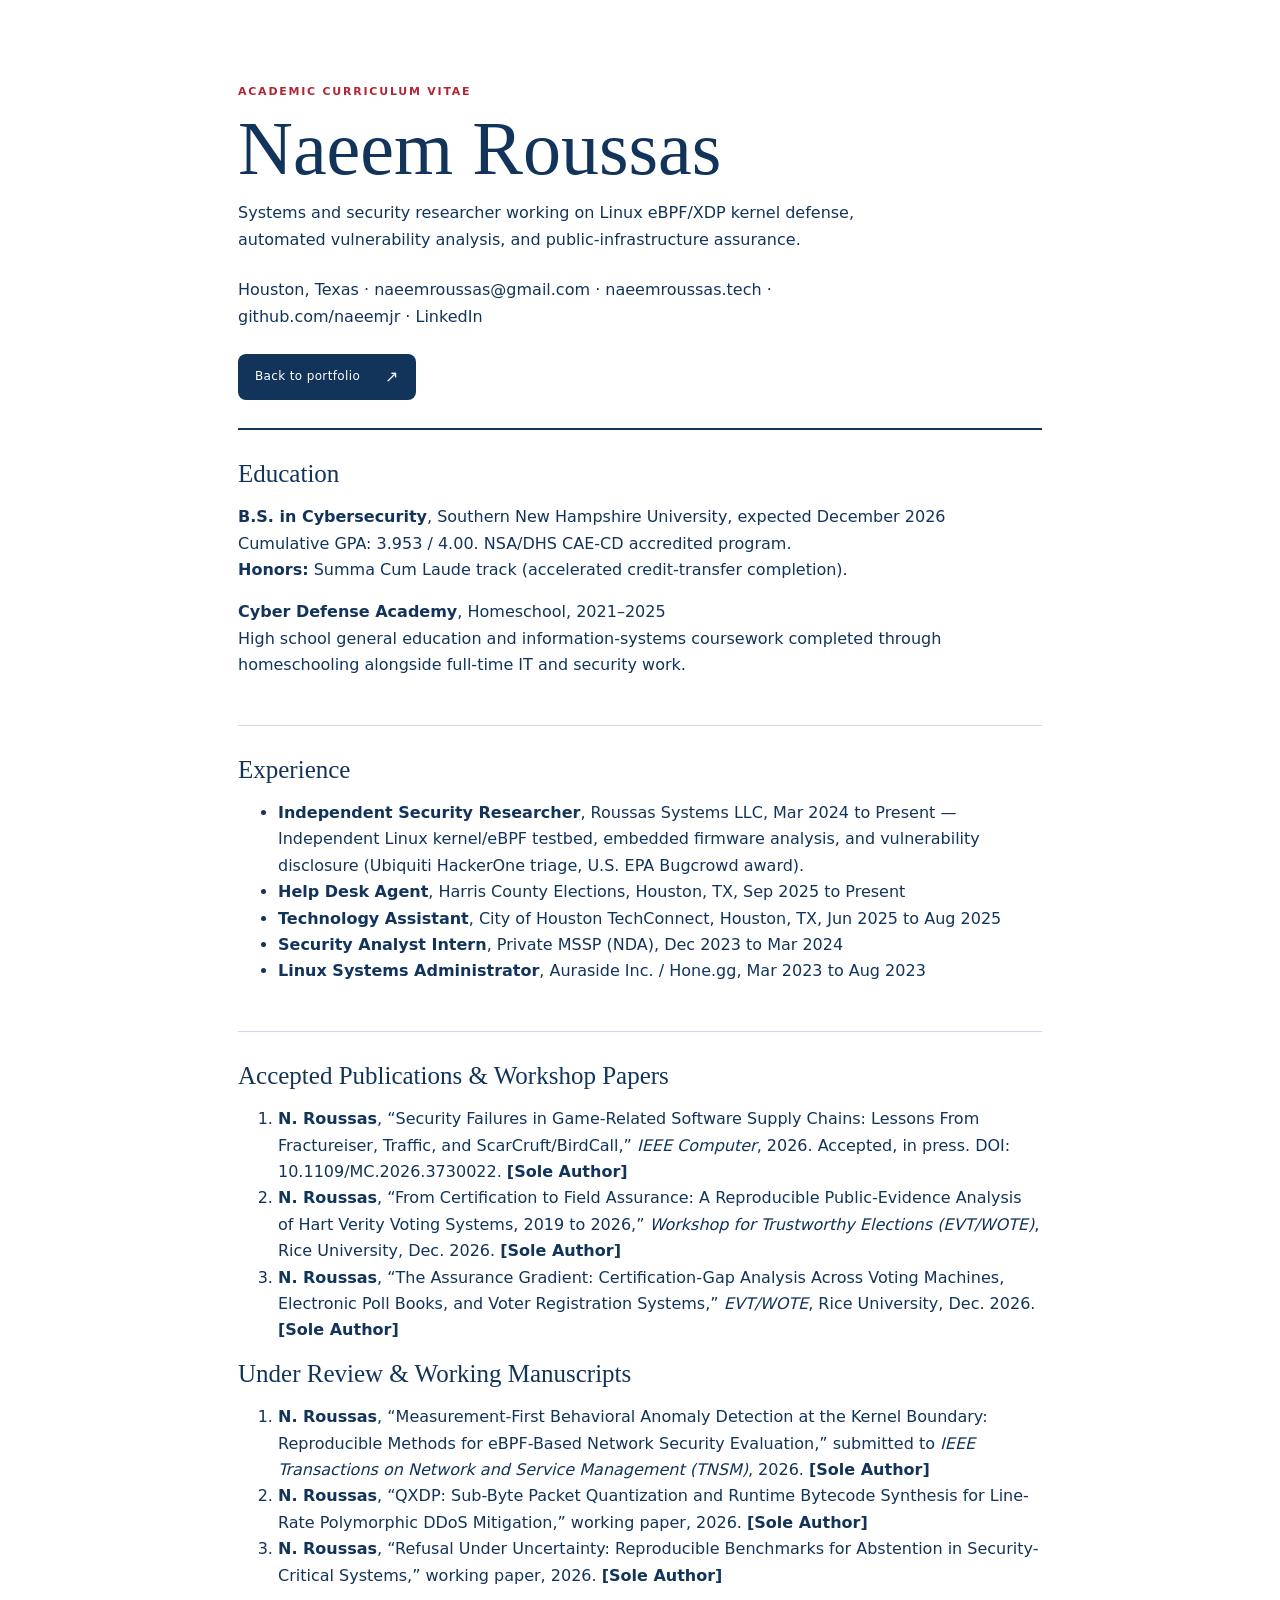
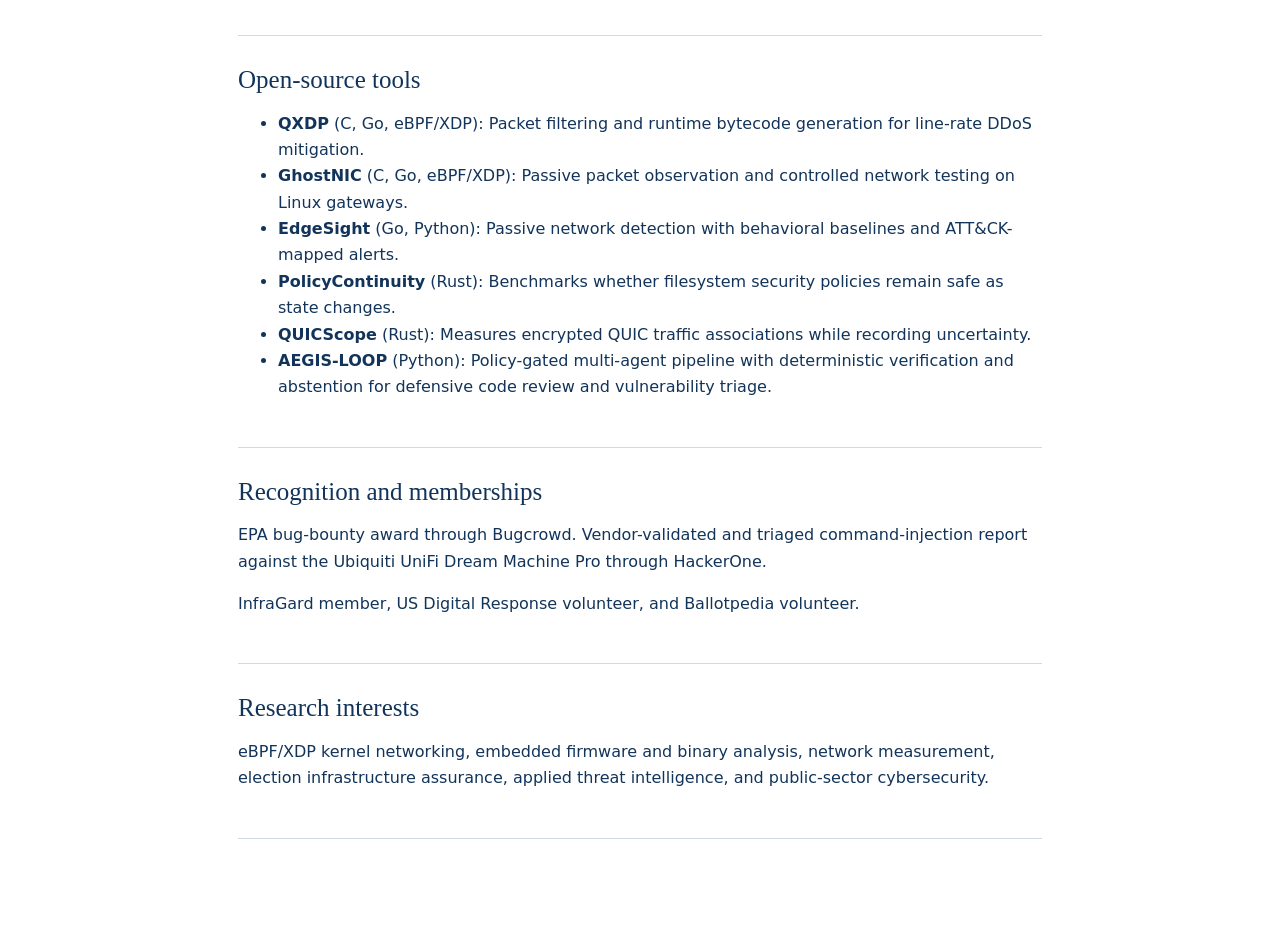
<file: academic-cv.html>
<!doctype html>
<html lang="en">
  <head>
    <meta charset="UTF-8" />
    <meta name="viewport" content="width=device-width, initial-scale=1.0" />
    <meta name="description" content="Academic CV of Naeem Roussas." />
    <title>Academic CV - Naeem Roussas</title>
    <link rel="canonical" href="https://naeemroussas.tech/academic-cv.html" />
    <link rel="stylesheet" href="styles.css" />
  </head>
  <body class="cv-page">
    <main class="cv-shell">
      <header class="cv-header">
        <p class="eyebrow">Academic curriculum vitae</p>
        <h1>Naeem Roussas</h1>
        <p>Systems and security researcher working on Linux eBPF/XDP kernel defense, automated vulnerability analysis, and public-infrastructure assurance.</p>
        <p>Houston, Texas · <a href="mailto:naeemroussas@gmail.com">naeemroussas@gmail.com</a> · <a href="https://naeemroussas.tech">naeemroussas.tech</a> · <a href="https://github.com/naeemjr" target="_blank" rel="noreferrer">github.com/naeemjr</a> · <a href="https://www.linkedin.com/in/naeemr/" target="_blank" rel="noreferrer">LinkedIn</a></p>
        <a class="button button-dark" href="index.html">Back to portfolio <span>↗</span></a>
      </header>
      <section class="cv-section">
        <h2>Education</h2>
        <p><strong>B.S. in Cybersecurity</strong>, Southern New Hampshire University, expected December 2026<br />Cumulative GPA: 3.953 / 4.00. NSA/DHS CAE-CD accredited program.<br /><strong>Honors:</strong> Summa Cum Laude track (accelerated credit-transfer completion).</p>
        <p><strong>Cyber Defense Academy</strong>, Homeschool, 2021–2025<br />High school general education and information-systems coursework completed through homeschooling alongside full-time IT and security work.</p>
      </section>
      <section class="cv-section">
        <h2>Experience</h2>
        <ul>
          <li><strong>Independent Security Researcher</strong>, Roussas Systems LLC, Mar 2024 to Present — Independent Linux kernel/eBPF testbed, embedded firmware analysis, and vulnerability disclosure (Ubiquiti HackerOne triage, U.S. EPA Bugcrowd award).</li>
          <li><strong>Help Desk Agent</strong>, Harris County Elections, Houston, TX, Sep 2025 to Present</li>
          <li><strong>Technology Assistant</strong>, City of Houston TechConnect, Houston, TX, Jun 2025 to Aug 2025</li>
          <li><strong>Security Analyst Intern</strong>, Private MSSP (NDA), Dec 2023 to Mar 2024</li>
          <li><strong>Linux Systems Administrator</strong>, Auraside Inc. / Hone.gg, Mar 2023 to Aug 2023</li>
        </ul>
      </section>
      <section class="cv-section">
        <h2>Accepted Publications &amp; Workshop Papers</h2>
        <ol class=”cv-publications”>
          <li><strong>N. Roussas</strong>, “Security Failures in Game-Related Software Supply Chains: Lessons From Fractureiser, Traffic, and ScarCruft/BirdCall,” <em>IEEE Computer</em>, 2026. Accepted, in press. DOI: 10.1109/MC.2026.3730022. <strong>[Sole Author]</strong></li>
          <li><strong>N. Roussas</strong>, “From Certification to Field Assurance: A Reproducible Public-Evidence Analysis of Hart Verity Voting Systems, 2019 to 2026,” <em>Workshop for Trustworthy Elections (EVT/WOTE)</em>, Rice University, Dec. 2026. <strong>[Sole Author]</strong></li>
          <li><strong>N. Roussas</strong>, “The Assurance Gradient: Certification-Gap Analysis Across Voting Machines, Electronic Poll Books, and Voter Registration Systems,” <em>EVT/WOTE</em>, Rice University, Dec. 2026. <strong>[Sole Author]</strong></li>
        </ol>
        <h2>Under Review &amp; Working Manuscripts</h2>
        <ol class=”cv-publications” start=”4”>
          <li><strong>N. Roussas</strong>, “Measurement-First Behavioral Anomaly Detection at the Kernel Boundary: Reproducible Methods for eBPF-Based Network Security Evaluation,” submitted to <em>IEEE Transactions on Network and Service Management (TNSM)</em>, 2026. <strong>[Sole Author]</strong></li>
          <li><strong>N. Roussas</strong>, “QXDP: Sub-Byte Packet Quantization and Runtime Bytecode Synthesis for Line-Rate Polymorphic DDoS Mitigation,” working paper, 2026. <strong>[Sole Author]</strong></li>
          <li><strong>N. Roussas</strong>, “Refusal Under Uncertainty: Reproducible Benchmarks for Abstention in Security-Critical Systems,” working paper, 2026. <strong>[Sole Author]</strong></li>
        </ol>
      </section>
      <section class="cv-section">
        <h2>Open-source tools</h2>
        <ul>
          <li><strong>QXDP</strong> (C, Go, eBPF/XDP): Packet filtering and runtime bytecode generation for line-rate DDoS mitigation.</li>
          <li><strong>GhostNIC</strong> (C, Go, eBPF/XDP): Passive packet observation and controlled network testing on Linux gateways.</li>
          <li><strong>EdgeSight</strong> (Go, Python): Passive network detection with behavioral baselines and ATT&amp;CK-mapped alerts.</li>
          <li><strong>PolicyContinuity</strong> (Rust): Benchmarks whether filesystem security policies remain safe as state changes.</li>
          <li><strong>QUICScope</strong> (Rust): Measures encrypted QUIC traffic associations while recording uncertainty.</li>
          <li><strong>AEGIS-LOOP</strong> (Python): Policy-gated multi-agent pipeline with deterministic verification and abstention for defensive code review and vulnerability triage.</li>
        </ul>
      </section>
      <section class="cv-section">
        <h2>Recognition and memberships</h2>
        <p>EPA bug-bounty award through Bugcrowd. Vendor-validated and triaged command-injection report against the Ubiquiti UniFi Dream Machine Pro through HackerOne.</p>
        <p>InfraGard member, US Digital Response volunteer, and Ballotpedia volunteer.</p>
      </section>
      <section class="cv-section">
        <h2>Research interests</h2>
        <p>eBPF/XDP kernel networking, embedded firmware and binary analysis, network measurement, election infrastructure assurance, applied threat intelligence, and public-sector cybersecurity.</p>
      </section>
    </main>
  </body>
</html>
</file>
<file: styles.css>
:root {
  /* I change the palette and layout width here before editing individual rules. */
  --ink: #12345a;
  --muted: #5d6f82;
  --paper: #ffffff;
  --wash: #f1f6fb;
  --line: #cbd9e8;
  --accent: #b32635;
  --signal: #2f679f;
  --max-width: 1160px;
  --serif: Georgia, "Times New Roman", serif;
  --sans: Inter, ui-sans-serif, system-ui, -apple-system, BlinkMacSystemFont, "Segoe UI", sans-serif;
}

* { box-sizing: border-box; }
html { scroll-behavior: smooth; }

/* ---------- I keep shared layout and accessibility rules here. ---------- */
body {
  margin: 0;
  color: var(--ink);
  background: var(--paper);
  font-family: var(--sans);
  font-size: 16px;
  line-height: 1.65;
  -webkit-font-smoothing: antialiased;
}
main { position: relative; display: flex; flex-direction: column; }
a { color: inherit; text-decoration: none; }
a:focus-visible, button:focus-visible { outline: 2px solid var(--accent); outline-offset: 4px; }
.container { width: min(calc(100% - 64px), var(--max-width)); margin: 0 auto; }
.skip-link { position: absolute; left: 16px; top: -50px; z-index: 20; padding: 8px 12px; color: white; background: var(--ink); }
.skip-link:focus { top: 16px; }

.site-header { position: sticky; top: 0; z-index: 4; border-bottom: 1px solid var(--line); background: rgba(255, 255, 255, .94); backdrop-filter: blur(12px); }
.header-inner { min-height: 82px; display: flex; align-items: center; }
.wordmark {
  display: grid; place-items: center; width: 38px; height: 38px;
  border: 1px solid var(--ink); border-radius: 4px; font: 15px var(--serif); letter-spacing: .06em;
}
.header-status { margin-left: 32px; color: var(--muted); font-size: 11px; }
.header-status::before { content: ""; display: inline-block; width: 6px; height: 6px; margin: 0 8px 1px 0; border-radius: 50%; background: var(--signal); }
.site-nav { display: flex; align-items: center; gap: 29px; margin-left: auto; font-size: 13px; }
.site-nav a { transition: color .2s ease; }
.site-nav a:hover, .text-link:hover { color: var(--accent); }
.nav-contact { padding: 9px 13px; border: 1px solid var(--ink); border-radius: 99px; }
.menu-toggle { display: none; margin-left: auto; border: 0; color: var(--ink); background: none; font: inherit; }
.menu-icon { margin-left: 4px; }

.hero { position: relative; display: grid; grid-template-columns: 1fr 240px; gap: 100px; padding-top: 122px; padding-bottom: 91px; }
.hero::before { content: "Academic portfolio"; position: absolute; top: 39px; right: 0; color: var(--muted); font-size: 9px; letter-spacing: .14em; text-transform: uppercase; }
.eyebrow, .section-number { color: var(--accent); font-size: 11px; font-weight: 700; letter-spacing: .16em; text-transform: uppercase; }
.hero h1 { margin: 17px 0 7px; font: 400 clamp(4rem, 9vw, 7.8rem)/.96 var(--serif); letter-spacing: -.065em; }
.hero-role { margin: 0; color: var(--muted); font-size: 20px; }
.hero-intro { max-width: 550px; margin: 31px 0 35px; font: 21px/1.48 var(--serif); }
.hero-links { display: flex; align-items: center; gap: 26px; }
.button { display: inline-flex; gap: 25px; align-items: center; padding: 13px 17px; border-radius: 8px; font-size: 12px; letter-spacing: .03em; transition: background .2s ease, transform .2s ease, box-shadow .2s ease; }
.hero-links .button { min-height: 43px; }
.button:hover { transform: translateY(-2px); }
.button-dark { color: var(--paper); background: var(--ink); }
.button-dark:hover { background: var(--accent); }
.button-outline { border: 1px solid var(--ink); }
.button-outline:hover { color: var(--paper); background: var(--ink); }
.text-link { border-bottom: 1px solid currentColor; padding-bottom: 2px; font-size: 12px; }
.text-link span, .button span { font-size: 16px; line-height: 0; }
.profile-strip { display: grid; grid-template-columns: repeat(3, max-content); gap: 32px; margin-top: 56px; padding-top: 18px; border-top: 1px solid var(--line); }
.profile-strip div { display: flex; flex-direction: column; gap: 4px; }
.profile-strip span, .profile-strip strong { font-size: 10px; line-height: 1.3; }
.profile-strip span { color: var(--muted); letter-spacing: .1em; text-transform: uppercase; }
.profile-strip strong { font-weight: 600; }
.hero-aside { padding-top: 28px; }
.hero-focus-panel { position: relative; display: flex; min-height: 250px; flex-direction: column; justify-content: space-between; padding: 24px; overflow: hidden; border-left: 3px solid var(--accent); background: var(--wash); color: var(--muted); }
.hero-focus-panel > * { position: relative; z-index: 1; }
.hero-focus-panel strong { max-width: 180px; color: var(--ink); font: 22px/1.15 var(--serif); }
.hero-focus-panel ul { margin: 20px 0 0; padding: 0; list-style: none; font-size: 11px; line-height: 1.8; }
.hero-focus-panel li::before { content: "—"; margin-right: 7px; color: var(--accent); }
#profile-canvas { position: absolute; inset: 0; width: 100%; height: 100%; opacity: .34; }
.location { margin-top: 17px; color: var(--muted); font-size: 11px; line-height: 1.5; }
.notice-bar { color: var(--paper); background: var(--ink); }
.notice-inner { display: flex; align-items: center; gap: 12px; min-height: 50px; font-size: 11px; letter-spacing: .02em; }
.notice-mark { color: var(--accent); font: 22px var(--serif); line-height: 0; }
.notice-code { margin-left: auto; color: #b9c9d8; font-size: 10px; letter-spacing: .12em; text-transform: uppercase; }
.rule { border-top: 1px solid var(--line); }
main > section, .notice-bar, .rule { position: relative; z-index: 1; }
#ambient-canvas { position: absolute; top: 0; right: 0; z-index: 0; width: 100%; height: 720px; pointer-events: none; opacity: .16; }
.section-3d-canvas { position: absolute; inset: 0; z-index: 0; width: 100%; height: 100%; pointer-events: none; opacity: .14; }

/* ---------- I keep section layout and navigation order rules here. ---------- */
#experience, #research, #projects, #contact { overflow: hidden; }
#experience > .container, #research > .section-label, #research > .section-content, #projects > .container, #contact > *:not(.section-3d-canvas) { position: relative; z-index: 1; }
#top { order: 1; }
.notice-bar { order: 2; }
.rule { order: 3; }
#about { order: 4; }
#research { order: 5; }
#education { order: 6; }
#experience { order: 7; }
#projects { order: 8; }
#certifications { order: 9; }
#technical { order: 10; }
.fit-section { order: 11; }
.closing { order: 12; }

.section { padding-top: 120px; padding-bottom: 120px; }
.section:not(.hero) { animation: section-enter .7s ease both; }
@keyframes section-enter { from { opacity: 0; transform: translateY(12px); } to { opacity: 1; transform: translateY(0); } }
@media (prefers-reduced-motion: reduce) { .section:not(.hero) { animation: none; } }
.section-tinted { background: transparent; }
.section-tinted > .container { max-width: calc(var(--max-width) + 80px); padding: 76px 64px; background: var(--wash); border: 1px solid var(--line); border-radius: 12px; }
.split-section { display: grid; grid-template-columns: 220px 1fr; gap: 75px; }
.section-label h2 { margin: 16px 0 0; font: 400 27px/1.1 var(--serif); }
.experience-total { max-width: 175px; margin: 24px 0 0; color: var(--accent) !important; font-size: 11px !important; line-height: 1.45; }
.section-content { max-width: 720px; }
.section-content p { color: var(--muted); }
.about-content { max-width: 660px; }
.about-content .lead, .lead { margin: 0 0 25px; color: var(--ink); font: 29px/1.27 var(--serif); }
.about-content p { margin: 0 0 21px; }
.about-content strong { color: var(--ink); font-weight: 600; }
.about-content .text-link { display: inline-block; margin-top: 17px; }
.profile-links { display: flex; flex-wrap: wrap; gap: 12px 20px; margin-top: 31px; padding-top: 18px; border-top: 1px solid var(--line); }
.profile-links a { color: var(--muted); font-size: 11px; }
.profile-links a:hover { color: var(--accent); }
.profile-links span { color: var(--accent); }

/* ---------- I keep education and experience rules here. ---------- */
.timeline { position: relative; }
.timeline::before { content: ""; position: absolute; top: 5px; bottom: 4px; left: 171px; width: 1px; background: var(--line); }
.timeline-item { position: relative; display: grid; grid-template-columns: 155px 1fr; gap: 30px; padding: 0 0 34px; margin-bottom: 34px; border-bottom: 1px solid var(--line); }
.timeline-item::before { content: ""; position: absolute; top: 5px; left: 167px; width: 9px; height: 9px; border: 2px solid var(--paper); border-radius: 50%; background: var(--accent); }
.section-banner { display: flex; justify-content: space-between; align-items: end; gap: 30px; margin-bottom: 28px; }
.section-banner h2 { margin: 12px 0 0; font: 400 clamp(2.4rem, 5vw, 4.4rem)/.95 var(--serif); }
.section-banner p { max-width: 260px; margin: 0; color: var(--muted); font-size: 13px; }
.certification-section { background: var(--paper); }
.certification-panel { padding: 30px; border: 1px solid var(--line); border-radius: 12px; background: var(--wash); }
.certification-heading { display: flex; justify-content: space-between; align-items: baseline; gap: 20px; }
.certification-heading h3 { font: 400 22px var(--serif); }
.certification-heading + #cert-canvas { display: block; width: 100%; height: 300px; margin: 8px 0 -4px; cursor: grab; }
.certification-heading + #cert-canvas:active { cursor: grabbing; }
.certification-grid { display: grid; grid-template-columns: repeat(5, minmax(0, 1fr)); gap: 20px; margin-top: 30px; }
.certification-card { min-width: 0; padding: 16px 10px 18px; border: 1px solid var(--line); border-radius: 8px; background: var(--paper); text-align: center; transition: transform .28s ease, border-color .28s ease, box-shadow .28s ease; animation: cert-card-enter .7s ease both; }
.certification-card:nth-child(2) { animation-delay: .08s; }
.certification-card:nth-child(3) { animation-delay: .16s; }
.certification-card:nth-child(4) { animation-delay: .24s; }
.certification-card:nth-child(5) { animation-delay: .32s; }
.certification-card:hover, .certification-card.is-active { transform: translateY(-7px); border-color: var(--accent); box-shadow: 0 12px 26px rgba(18, 52, 90, .12); }
@keyframes cert-card-enter { from { opacity: 0; transform: translateY(10px); } to { opacity: 1; transform: translateY(0); } }
.certification-card h4 { margin: 7px 0 3px; font-size: 13px; letter-spacing: .08em; }
.certification-card p { margin: 0; color: var(--muted); font-size: 10px; line-height: 1.35; }
.certification-note { margin: 16px 0 0; color: var(--muted); font: italic 12px/1.45 var(--serif); }
.cert-dialog { width: min(460px, calc(100% - 32px)); padding: 32px; border: 1px solid var(--line); border-top: 4px solid var(--accent); color: var(--ink); background: var(--paper); box-shadow: 0 20px 70px rgba(18, 52, 90, .22); }
.cert-dialog::backdrop { background: rgba(18, 52, 90, .35); backdrop-filter: blur(3px); }
.cert-dialog h2 { margin: 12px 0 14px; font: 400 30px/1.1 var(--serif); }
.cert-dialog p:last-child { color: var(--muted); font-size: 14px; line-height: 1.65; }
.dialog-close { position: absolute; top: 12px; right: 14px; border: 0; color: var(--muted); background: transparent; font-size: 26px; cursor: pointer; }
.timeline-item:last-child { padding-bottom: 0; margin-bottom: 0; border-bottom: 0; }
.timeline-meta { display: flex; flex-direction: column; color: var(--muted); font-size: 11px; line-height: 1.5; }
.lab-tag { display: block; color: var(--accent); font-size: 9px; letter-spacing: .04em; text-transform: uppercase; }
h3 { margin: 0; font-size: 16px; font-weight: 600; line-height: 1.35; }
h3 em { color: var(--muted); font: .95em var(--serif); }
.timeline-item p { margin: 10px 0 0; font-size: 14px; line-height: 1.6; }
.education-content { max-width: 760px; }
.education-item { display: grid; grid-template-columns: 180px 1fr; gap: 30px; padding: 0 0 30px; margin-bottom: 30px; border-bottom: 1px solid var(--line); }
.education-item:last-child { padding-bottom: 0; margin-bottom: 0; border-bottom: 0; }
.education-meta { display: flex; flex-direction: column; color: var(--muted); font-size: 11px; line-height: 1.5; }
.fun-fact { margin-top: 14px !important; padding-left: 12px; border-left: 2px solid var(--accent); color: var(--ink) !important; font-size: 12px !important; line-height: 1.5 !important; }
.fun-fact strong { color: var(--accent); font-weight: 600; }
.volunteering { margin-top: 62px; }
.volunteer-grid { display: grid; grid-template-columns: repeat(3, 1fr); gap: 14px; margin-top: 20px; }
.volunteer-item { display: grid; grid-template-columns: 48px 1fr; gap: 14px; padding: 18px; border: 1px solid var(--line); background: var(--paper); }
.volunteer-logo { display: grid; width: 42px; height: 42px; place-items: center; border-radius: 9px; color: var(--paper); font-size: 11px; font-weight: 800; letter-spacing: -.05em; }
.infragard-logo { background: #193b68; }
.ballotpedia-logo { background: #b32635; }
.usdr-logo { background: #2f679f; font-size: 9px; letter-spacing: -.08em; }
.volunteer-meta { display: flex; justify-content: space-between; gap: 10px; margin-bottom: 10px; color: var(--muted); font-size: 9px; letter-spacing: .06em; text-transform: uppercase; }
.volunteer-item h3 { font-size: 15px; }
.volunteer-item p { margin: 8px 0 14px; font-size: 12px; line-height: 1.5; }
.volunteer-item .text-link { font-size: 10px; }

/* ---------- I keep research and project rules here. ---------- */
.research-list { margin-top: 37px; }
.research-item { display: grid; grid-template-columns: 46px 1fr; gap: 15px; padding: 25px 0; border-top: 1px solid var(--line); }
.research-item:last-child { border-bottom: 1px solid var(--line); }
.research-year { color: var(--accent); font: 16px var(--serif); }
.research-item p { margin: 8px 0 14px; font-size: 14px; }
.tag { display: inline-block; margin: 0 5px 5px 0; color: var(--muted); font-size: 10px; letter-spacing: .04em; }
.tag::before { content: "#"; color: var(--accent); }
.tag { border-bottom: 1px solid rgba(58, 152, 150, .35); }
.research-writing { margin-top: 55px; }
.subsection-heading { display: flex; justify-content: space-between; padding-bottom: 13px; color: var(--muted); border-bottom: 1px solid var(--line); font-size: 10px; letter-spacing: .1em; text-transform: uppercase; }
.subsection-heading span:last-child { color: var(--accent); }

.project-grid { display: grid; grid-template-columns: 1fr 1fr; gap: 14px; }
.project-card { min-height: 245px; padding: 24px; border: 1px solid var(--line); border-radius: 3px; display: flex; flex-direction: column; transition: border-color .2s ease, transform .2s ease, box-shadow .2s ease; }
.project-card:hover { border-color: var(--accent); transform: translateY(-4px); box-shadow: 0 15px 28px rgba(32, 42, 45, .08); }
.project-topline { display: flex; justify-content: space-between; margin-bottom: 49px; color: var(--muted); font-size: 10px; letter-spacing: .05em; text-transform: uppercase; }
.project-card h3 { font: 400 22px/1.1 var(--serif); }
.project-card p { margin: 9px 0 20px; font-size: 13px; line-height: 1.55; }
.project-card .text-link { margin-top: auto; align-self: flex-start; }
.tool-card { background: var(--paper); }
.tool-card .project-topline { margin-bottom: auto; }
.tool-card .tool-list { color: var(--ink); font: 20px/1.45 var(--serif); }
.project-card:nth-child(1) { background: #edf5fc; }
.project-card:nth-child(2) { background: #fbecef; }
.project-card:nth-child(3) { background: #eef2fa; }
.project-card:nth-child(4) { background: #f5f8fc; }
.section-footnote { margin: 20px 0 0; color: var(--muted); font: italic 12px var(--serif); }
.technical-grid { display: grid; grid-template-columns: 1fr 1fr; gap: 14px; }
.technical-grid article { min-height: 210px; padding: 24px; border: 1px solid var(--line); border-radius: 14px; background: var(--paper); }
.technical-label { display: block; margin-bottom: 42px; color: var(--accent); font-size: 10px; letter-spacing: .1em; text-transform: uppercase; }
.technical-grid h3 { font: 400 21px/1.2 var(--serif); }
.technical-grid p { margin: 9px 0 19px; font-size: 13px; }
.technical-links { display: flex; flex-wrap: wrap; gap: 12px 18px; }
.technical-grid .text-link { display: inline-block; }
.publication-list { margin-top: 37px; }
.publication-item { padding: 22px 0 27px; border-top: 1px solid var(--line); }
.publication-item:last-child { border-bottom: 1px solid var(--line); }
.publication-meta { display: flex; justify-content: space-between; margin-bottom: 18px; color: var(--accent); font-size: 10px; letter-spacing: .08em; text-transform: uppercase; }
.author-badge { display: inline-block; margin-left: 7px; padding: 3px 6px; border: 1px solid var(--red); color: var(--red); font-size: 9px; letter-spacing: .06em; white-space: nowrap; }
.publication-item h3 { font: 400 21px/1.2 var(--serif); }
.publication-item p { margin: 9px 0 17px; font-size: 13px; }

/* ---------- I keep the standalone CV page rules here. ---------- */
.cv-page { background: var(--paper); color: var(--ink); }
.cv-shell { max-width: 860px; margin: 0 auto; padding: 72px 28px 96px; }
.cv-header { border-bottom: 2px solid var(--ink); padding-bottom: 28px; }
.cv-header h1 { margin: 8px 0 10px; font: 400 clamp(42px, 8vw, 76px)/.95 var(--serif); }
.cv-header p:not(.eyebrow) { max-width: 650px; margin-bottom: 24px; }
.cv-section { border-bottom: 1px solid var(--line); padding: 30px 0; }
.cv-section h2 { margin: 0 0 17px; font: 400 25px/1.1 var(--serif); }
.cv-publications { margin: 0; padding-left: 24px; }
.cv-publications li { margin-bottom: 17px; padding-left: 6px; line-height: 1.65; }
@media (max-width: 620px) {
  .publication-meta { align-items: flex-start; gap: 8px; flex-direction: column; }
  .author-badge { margin-left: 4px; }
}
.fit-section { padding: 88px 0; color: var(--paper); background: var(--ink); }
.fit-inner { display: grid; grid-template-columns: 1fr 1fr; gap: 100px; align-items: end; }
.fit-section h2 { margin: 22px 0 0; font: 400 clamp(3rem, 5vw, 5rem)/.95 var(--serif); letter-spacing: -.05em; }
.fit-section h2 em { color: var(--accent); font-style: normal; }
.fit-copy { max-width: 470px; }
.fit-copy p { color: #d5e0ed; font-size: 16px; }
.fit-copy .small-note { font-size: 11px; }

.recognition-grid { display: grid; grid-template-columns: 1fr 1fr; gap: 55px; }
.recognition-grid h3 { margin-bottom: 17px; font: 400 22px var(--serif); }
.recognition-grid p { font-size: 14px; }
.plain-list { margin: 0; padding: 0; list-style: none; }
.plain-list li { display: grid; grid-template-columns: 50px 1fr; gap: 15px; padding: 11px 0; border-top: 1px solid var(--line); font-size: 13px; line-height: 1.45; }
.plain-list li:last-child { border-bottom: 1px solid var(--line); }
.plain-list li span:first-child { color: var(--accent); }
.small-note { font-size: 11px !important; }
.closing { padding-top: 126px; padding-bottom: 138px; }
.closing h2 { margin: 20px 0 30px; font: 400 clamp(3rem, 6vw, 5.3rem)/1.02 var(--serif); letter-spacing: -.045em; }
.closing h2 em { color: var(--accent); font-weight: 400; }
.contact-copy { max-width: 500px; margin: 0 0 28px; color: var(--muted); font-size: 16px; }
.contact-section .hero-links { gap: 12px; }
.site-footer { padding: 25px 0; border-top: 1px solid var(--line); color: var(--muted); font-size: 11px; }
.footer-inner { display: flex; justify-content: space-between; gap: 20px; }
.footer-inner a { color: var(--ink); }

@media (max-width: 760px) {
  .volunteer-grid { grid-template-columns: 1fr; }
  .container { width: min(calc(100% - 40px), var(--max-width)); }
  .header-inner { min-height: 70px; }
  .header-status { display: none; }
  .menu-toggle { display: flex; align-items: center; gap: 8px; font-size: 12px; }
  .site-nav { display: none; position: absolute; top: 70px; left: 0; right: 0; z-index: 5; padding: 18px 20px 22px; background: var(--paper); border-bottom: 1px solid var(--line); flex-direction: column; align-items: flex-start; gap: 14px; }
  .site-nav.is-open { display: flex; }
  .hero { display: block; padding-top: 75px; padding-bottom: 62px; }
  .hero h1 { font-size: clamp(3.8rem, 19vw, 6rem); }
  .hero-intro { font-size: 19px; }
  .hero::before { top: 25px; left: 0; right: auto; }
  .profile-strip { grid-template-columns: 1fr 1fr; gap: 18px; margin-top: 42px; }
  .profile-strip div:last-child { grid-column: 1 / -1; }
  .hero-aside { display: grid; grid-template-columns: 120px 1fr; gap: 20px; align-items: end; padding-top: 53px; }
  .hero-focus-panel { min-height: 190px; }
  .location { margin: 0; }
  .notice-inner { min-height: 64px; }
  .notice-code { display: none; }
  .section { padding-top: 75px; padding-bottom: 75px; }
  .section-tinted > .container { width: min(calc(100% - 24px), var(--max-width)); padding: 52px 20px; border-radius: 17px; }
  .split-section { display: block; }
  .section-label { margin-bottom: 38px; }
  .about-content .lead, .lead { font-size: 25px; }
  .fit-section { padding: 70px 0; }
  .fit-inner { display: block; }
  .fit-copy { margin-top: 35px; }
  .timeline::before { display: none; }
  .timeline-item { grid-template-columns: 1fr; gap: 11px; }
  .timeline-item::before { display: none; }
  .education-item { grid-template-columns: 1fr; gap: 11px; }
  .section-banner { display: block; }
  .section-banner p { margin-top: 16px; }
  .certification-panel { padding: 21px 16px 18px; }
  .certification-heading { display: block; }
  .certification-heading h3 { margin-top: 8px; }
  .certification-grid { grid-template-columns: repeat(2, minmax(0, 1fr)); gap: 10px; }
  .certification-card:last-child { grid-column: 1 / -1; max-width: calc(50% - 5px); justify-self: center; }
  .certification-heading + #cert-canvas { height: 230px; }
  .project-grid, .recognition-grid { grid-template-columns: 1fr; }
  .technical-grid { grid-template-columns: 1fr; }
  .project-card { min-height: 220px; }
  .footer-inner { flex-wrap: wrap; }
}

@media (prefers-reduced-motion: reduce) {
  html { scroll-behavior: auto; }
  *, *::before, *::after { transition-duration: .01ms !important; animation-duration: .01ms !important; animation-iteration-count: 1 !important; }
}
</file>
